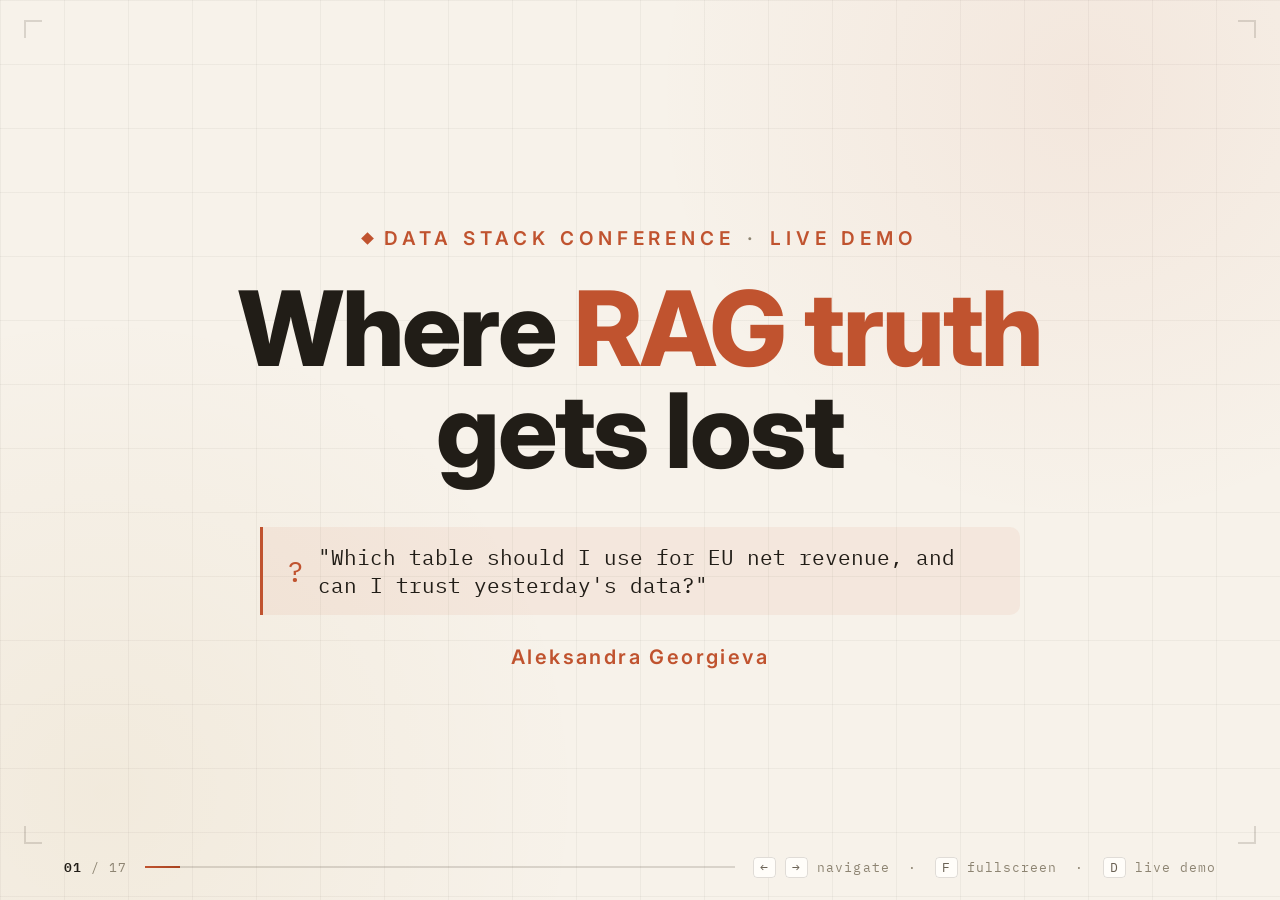
<file: conference-deck/rag-truth-deck.html>
<!doctype html>
<html lang="en">
<head>
<meta charset="utf-8" />
<title>Where RAG Truth Gets Lost</title>
<meta name="viewport" content="width=device-width, initial-scale=1" />
<link rel="preconnect" href="https://fonts.googleapis.com" />
<link rel="preconnect" href="https://fonts.gstatic.com" crossorigin />
<link rel="stylesheet" href="https://fonts.googleapis.com/css2?family=IBM+Plex+Mono:wght@400;500;600&family=Inter:wght@400;500;600;700;800&display=swap" />

<style>
  :root {
    /* warm-editorial light theme */
    --bg: #f7f2ea;          /* warm paper */
    --panel: #fffdf9;       /* card / warm white */
    --panel-2: #efe9dd;     /* inset / tint */
    --line: rgba(61, 52, 40, 0.16);
    --grid: rgba(61, 52, 40, 0.05);
    --accent: #c0532f;      /* terracotta — chrome accent */
    --accent-ink: #a8431f;  /* deeper terracotta for highlights */
    /* retoned semantic hues (deepened for ink-on-paper) */
    --cyan: #0e7d94;        /* retrieve / canonical / right table */
    --magenta: #a52c75;     /* authority / policy */
    --lime: #4f7314;        /* live state / grounded / ready */
    --amber: #9a6a00;       /* rerank / refined / warn */
    --red: #c0392b;         /* deprecated / wrong */
    --violet: #8a5a9e;      /* index / expansion / generate */
    --white: #211d17;       /* primary ink */
    --muted: #6a6153;       /* secondary ink */
    --dim: #8d8472;         /* tertiary ink */
    --mono: "IBM Plex Mono", ui-monospace, Menlo, monospace;
    --sans: "Inter", system-ui, sans-serif;
    --disp: "Inter", var(--sans);
  }

  * { box-sizing: border-box; }

  html, body {
    margin: 0;
    height: 100%;
    overflow: hidden;
    background: var(--bg);
    color: var(--white);
    font-family: var(--sans);
  }

  /* ---- viewport + scaling stage ---------------------------------- */
  #viewport {
    position: fixed;
    inset: 0;
    display: grid;
    place-items: center;
    background:
      linear-gradient(var(--grid) 1px, transparent 1px),
      linear-gradient(90deg, var(--grid) 1px, transparent 1px),
      radial-gradient(circle at 85% 10%, rgba(192, 83, 47, 0.07), transparent 32%),
      radial-gradient(circle at 8% 88%, rgba(154, 106, 0, 0.06), transparent 34%),
      var(--bg);
    background-size: 64px 64px, 64px 64px, auto, auto, auto;
  }

  #deck {
    position: relative;
    width: 1280px;
    height: 720px;
    transform-origin: center center;
  }

  .slide {
    position: absolute;
    inset: 0;
    padding: 52px 64px 56px;
    display: flex;
    flex-direction: column;
    opacity: 0;
    visibility: hidden;
    transform: translateY(14px);
    transition: opacity 0.5s ease, transform 0.5s ease;
    pointer-events: none;
  }
  .slide.active {
    opacity: 1;
    visibility: visible;
    transform: none;
    pointer-events: auto;
  }
  @media (prefers-reduced-motion: reduce) {
    .slide { transition: opacity 0.2s linear; transform: none; }
  }

  /* ---- shared chrome --------------------------------------------- */
  .eyebrow {
    font-family: var(--disp);
    font-weight: 600;
    font-size: 16px;
    letter-spacing: 0.26em;
    text-transform: uppercase;
    color: var(--accent);
    display: flex;
    align-items: center;
    gap: 12px;
    margin: 0 0 14px;
  }
  .eyebrow::before {
    content: "";
    width: 9px; height: 9px;
    background: currentColor;
    transform: rotate(45deg);
  }
  .eyebrow .seg { color: var(--dim); letter-spacing: 0.26em; }

  h2.headline {
    font-family: var(--disp);
    font-weight: 800;
    font-size: 46px;
    line-height: 1.02;
    margin: 0;
    max-width: 1040px;
    text-wrap: balance;
    letter-spacing: -0.01em;
  }
  .headline .hl { color: var(--accent-ink); }
  .headline .hl.lime { color: var(--lime); }
  .headline .hl.mag { color: var(--magenta); }
  .headline .hl.red { color: var(--red); }

  .subhead {
    margin: 14px 0 0;
    font-size: 22px;
    line-height: 1.4;
    color: var(--muted);
    max-width: 940px;
  }

  .body {
    flex: 1;
    min-height: 0;
    margin-top: 26px;
    display: flex;
    flex-direction: column;
  }

  /* progress + footer */
  #hud {
    position: absolute;
    left: 64px; right: 64px; bottom: 22px;
    display: flex;
    align-items: center;
    gap: 18px;
    font-family: var(--mono);
    font-size: 13px;
    color: var(--dim);
    letter-spacing: 0.08em;
    z-index: 20;
  }
  #progress {
    flex: 1;
    height: 2px;
    background: var(--line);
    position: relative;
    overflow: hidden;
  }
  #progress i {
    position: absolute;
    inset: 0 auto 0 0;
    background: linear-gradient(90deg, var(--accent), var(--accent-ink));
    width: 0;
    transition: width 0.5s ease;
  }
  #counter b { color: var(--white); font-weight: 600; }
  #hint { color: var(--dim); }
  #hint kbd {
    font-family: var(--mono);
    background: var(--panel);
    border: 1px solid var(--line);
    border-radius: 4px;
    padding: 1px 6px;
    color: var(--muted);
  }

  .corner {
    position: absolute;
    width: 18px; height: 18px;
    border: 2px solid var(--line);
    z-index: 20;
  }
  .corner.tl { top: 20px; left: 24px; border-right: 0; border-bottom: 0; }
  .corner.tr { top: 20px; right: 24px; border-left: 0; border-bottom: 0; }
  .corner.bl { bottom: 56px; left: 24px; border-right: 0; border-top: 0; }
  .corner.br { bottom: 56px; right: 24px; border-left: 0; border-top: 0; }

  /* ---- reusable atoms -------------------------------------------- */
  .panel {
    background: linear-gradient(180deg, var(--panel), var(--panel-2));
    border: 1px solid var(--line);
    border-radius: 14px;
  }
  .tag {
    font-family: var(--disp);
    font-size: 12px;
    letter-spacing: 0.2em;
    text-transform: uppercase;
    font-weight: 600;
    color: var(--muted);
  }
  .mono { font-family: var(--mono); }
  code, .code {
    font-family: var(--mono);
    background: rgba(192, 83, 47, 0.09);
    border: 1px solid rgba(192, 83, 47, 0.26);
    border-radius: 5px;
    padding: 1px 6px;
    font-size: 0.86em;
    color: var(--accent-ink);
  }
  .cite {
    font-family: var(--mono);
    font-size: 0.82em;
    color: var(--lime);
    background: rgba(79,115,20,0.1);
    border-radius: 4px;
    padding: 0 4px;
  }

  /* ===== Slide 1 — title ========================================= */
  .title-slide { justify-content: center; align-items: center; text-align: center; }
  .title-slide .eyebrow { font-size: 19px; justify-content: center; }
  .big-title {
    font-family: var(--disp);
    font-weight: 800;
    font-size: 104px;
    line-height: 0.98;
    letter-spacing: -0.02em;
    margin: 14px 0 0;
    max-width: 1100px;
  }
  .big-title .glow { color: var(--accent); }
  .title-q {
    margin-top: 46px;
    display: inline-flex;
    align-items: center;
    gap: 14px;
    padding: 16px 24px;
    border-left: 3px solid var(--accent);
    background: rgba(192, 83, 47, 0.07);
    border-radius: 0 10px 10px 0;
    font-family: var(--mono);
    font-size: 21px;
    color: var(--white);
    max-width: 760px;
    text-align: left;
  }
  .title-q .qmark { color: var(--accent); font-size: 28px; }
  .byline {
    margin: 30px 0 0;
    font-family: var(--disp);
    font-weight: 600;
    font-size: 20px;
    letter-spacing: 0.12em;
    color: var(--accent);
  }

  /* ===== thank-you slide ========================================= */
  .thanks-row {
    margin-top: 40px;
    display: flex;
    align-items: center;
    justify-content: center;
    gap: 48px;
    flex-wrap: wrap;
  }
  .qr-card {
    margin: 0;
    display: flex;
    flex-direction: column;
    align-items: center;
    gap: 12px;
    padding: 20px;
    background: var(--panel);
    border: 1px solid var(--line);
    border-radius: 16px;
    box-shadow: 0 10px 30px rgba(61, 52, 40, 0.1);
  }
  .qr-img {
    width: 230px;
    height: auto;
    display: block;
    border-radius: 6px;
  }
  .qr-card figcaption {
    font-family: var(--disp);
    font-weight: 600;
    font-size: 16px;
    letter-spacing: 0.03em;
    color: var(--muted);
  }
  .thanks-note {
    list-style: none;
    margin: 0;
    padding: 0;
    display: flex;
    flex-direction: column;
    gap: 16px;
    max-width: 440px;
    text-align: left;
  }
  .thanks-note li { display: flex; flex-direction: column; gap: 4px; }
  .thanks-note .v { font-size: 17px; line-height: 1.4; color: var(--white); }
  /* ===== generic two-column body ================================= */
  .cols {
    display: grid;
    gap: 28px;
    flex: 1;
    min-height: 0;
  }
  .cols.c12 { grid-template-columns: 1fr 1fr; }
  .cols.c-37 { grid-template-columns: 0.82fr 1.18fr; }
  .cols.c-55 { grid-template-columns: 1fr 1fr; }

  .figwrap {
    display: flex;
    flex-direction: column;
    min-height: 0;
  }
  .figwrap svg { width: 100%; height: auto; }
  figure { margin: 0; display: flex; flex-direction: column; height: 100%; }
  figcaption {
    margin-top: 12px;
    font-size: 15px;
    color: var(--dim);
    font-family: var(--mono);
    letter-spacing: 0.02em;
  }
  .rag-loop figcaption {
    margin-top: 8px;
    font-size: 16px;
    line-height: 1.35;
    color: var(--muted);
    max-width: 540px;
  }

  .note-list { list-style: none; margin: 0; padding: 0; display: flex; flex-direction: column; gap: 14px; }
  .note-list li {
    display: flex;
    gap: 14px;
    font-size: 18.5px;
    line-height: 1.4;
    color: var(--white);
  }
  .note-list li .k {
    flex: none;
    font-family: var(--disp);
    font-weight: 700;
    font-size: 16px;
    letter-spacing: 0.14em;
    text-transform: uppercase;
    color: var(--cyan);
    width: 140px;
    padding-top: 2px;
  }
  .note-list li .k.vi { color: var(--violet); }
  .note-list li .k.mg { color: var(--magenta); }
  .note-list li .k.am { color: var(--amber); }
  .note-list li .k.lm { color: var(--lime); }
  .note-list li .v { color: var(--muted); }
  .note-list li .v b { color: var(--white); font-weight: 600; }

  .callout {
    margin-top: auto;
    padding: 14px 18px;
    border: 1px dashed rgba(176,116,0,0.4);
    background: rgba(176,116,0,0.06);
    border-radius: 10px;
    font-size: 17px;
    color: var(--amber);
    line-height: 1.4;
  }
  .callout b { color: var(--white); }

  /* ===== button-slide specific =================================== */
  .stepper {
    display: grid;
    grid-template-columns: repeat(8, 1fr);
    gap: 8px;
    margin-bottom: 22px;
  }
  .step {
    position: relative;
    border: 1px solid var(--line);
    border-radius: 9px;
    padding: 9px 8px 10px;
    background: var(--panel-2);
    opacity: 0.4;
    transition: opacity 0.3s;
    overflow: hidden;
  }
  .step .n {
    font-family: var(--disp);
    font-weight: 700;
    font-size: 13px;
    color: var(--dim);
  }
  .step .nm {
    font-family: var(--disp);
    font-size: 12px;
    letter-spacing: 0.04em;
    text-transform: uppercase;
    color: var(--muted);
    margin-top: 3px;
    line-height: 1.15;
    display: block;
  }
  .step.done { opacity: 1; }
  .step.done .n { color: var(--accent, var(--cyan)); }
  .step.active {
    opacity: 1;
    border-color: var(--accent, var(--cyan));
    background: color-mix(in srgb, var(--accent, var(--cyan)) 12%, var(--panel));
    box-shadow: 0 0 0 1px var(--accent, var(--cyan)), 0 6px 16px -8px rgba(40, 30, 20, 0.3);
  }
  .step.active .n, .step.active .nm { color: var(--accent, var(--cyan)); }
  .step.active::after {
    content: "";
    position: absolute;
    left: 0; right: 0; bottom: 0;
    height: 3px;
    background: var(--accent, var(--cyan));
  }

  .bslide-body { display: grid; grid-template-columns: 1fr 1fr; gap: 26px; flex: 1; min-height: 0; }

  .whatsnew { display: flex; flex-direction: column; gap: 16px; min-height: 0; }
  .added-card {
    border: 1px solid var(--accent, var(--cyan));
    border-radius: 12px;
    padding: 16px 18px;
    background: color-mix(in srgb, var(--accent, var(--cyan)) 8%, var(--panel));
  }
  .added-card .tag { color: var(--accent, var(--cyan)); }
  .added-card .added-text {
    margin: 8px 0 0;
    font-size: 18px;
    line-height: 1.4;
    color: var(--white);
  }
  .added-card .added-text b { color: var(--accent, var(--cyan)); }

  .mech {
    flex: 1;
    min-height: 0;
    display: flex;
    align-items: center;
    justify-content: center;
  }
  .mech svg { width: 100%; height: auto; max-height: 276px; }

  /* answer card (right column) */
  .answer-card {
    display: flex;
    flex-direction: column;
    gap: 0;
    overflow: hidden;
  }
  .answer-card .ac-head {
    display: flex;
    align-items: center;
    justify-content: space-between;
    padding: 14px 18px;
    border-bottom: 1px solid var(--line);
  }
  .ac-head .who { font-family: var(--disp); font-size: 13px; letter-spacing: 0.2em; color: var(--muted); text-transform: uppercase; }
  .verdict {
    font-family: var(--disp);
    font-weight: 700;
    font-size: 14px;
    letter-spacing: 0.08em;
    text-transform: uppercase;
    padding: 5px 12px;
    border-radius: 20px;
    border: 1px solid currentColor;
  }
  .verdict.bad { color: var(--red); background: rgba(192,57,43,0.12); }
  .verdict.warn { color: var(--amber); background: rgba(176,116,0,0.12); }
  .verdict.ok { color: var(--cyan); background: rgba(14,125,148,0.12); }
  .verdict.good { color: var(--lime); background: rgba(79,115,20,0.12); }
  .verdict.mag { color: var(--magenta); background: rgba(165,44,117,0.12); }

  .ac-answer {
    margin: 0;
    padding: 16px 18px;
    font-size: 16px;
    line-height: 1.45;
    color: var(--white);
    flex: 1;
    min-height: 0;
    overflow: auto;
  }
  .ac-answer .tbl { font-family: var(--mono); color: var(--cyan); font-weight: 600; }
  .ac-answer .tbl.dep { color: var(--red); text-decoration: line-through; text-decoration-color: rgba(192,57,43,.6); }
  .ac-answer .hot { color: var(--amber); font-weight: 600; }

  .metrics {
    display: grid;
    grid-template-columns: 1.3fr 1fr;
    border-top: 1px solid var(--line);
  }
  .metric { padding: 13px 18px; }
  .metric + .metric { border-left: 1px solid var(--line); }
  .metric .tag { font-size: 11px; }
  .conf-row { display: flex; align-items: center; gap: 10px; margin-top: 8px; }
  .conf-track { flex: 1; height: 7px; border-radius: 4px; background: rgba(40, 30, 20, 0.1); overflow: hidden; }
  .conf-track i { display: block; height: 100%; border-radius: 4px; background: linear-gradient(90deg, var(--cyan), var(--lime)); transition: width .5s; }
  .conf-num { font-family: var(--disp); font-weight: 700; font-size: 22px; min-width: 60px; }
  .rank-val { font-family: var(--disp); font-weight: 700; font-size: 24px; margin-top: 6px; }
  .rank-val small { font-size: 14px; color: var(--muted); font-weight: 500; letter-spacing: .05em; }
  .delta { font-size: 13.5px; color: var(--muted); font-family: var(--mono); margin-top: 4px; }
  .delta .up { color: var(--lime); }
  .delta .flat { color: var(--dim); }

  /* corpus grid (slide 5) */
  .corpus { display: grid; grid-template-columns: repeat(4, 1fr); gap: 11px; }
  .doc {
    border: 1px solid var(--line);
    border-radius: 8px;
    padding: 8px 9px;
    background: var(--panel-2);
  }
  .doc .did { font-family: var(--mono); font-size: 12px; color: var(--muted); }
  .doc .dt { font-size: 13.5px; margin-top: 2px; line-height: 1.2; color: var(--white); }
  .doc .ds { font-family: var(--disp); font-size: 10px; letter-spacing: .12em; text-transform: uppercase; margin-top: 5px; }
  .doc.dep { border-color: rgba(192,57,43,.5); background: rgba(192,57,43,.07); }
  .doc.dep .ds { color: var(--red); }
  .doc.key { border-color: rgba(14,125,148,.5); background: rgba(14,125,148,.07); }
  .doc.key .ds { color: var(--cyan); }
  .doc.pol { border-color: rgba(79,115,20,.4); }
  .doc.pol .ds { color: var(--lime); }
  .doc .ds.act { color: var(--dim); }
  /* de-emphasize the non-key docs so the eye lands on contracts vs. traps */
  .doc.pol, .doc.act { opacity: .4; filter: saturate(.55); padding: 5px 7px; }
  .doc.pol .dt, .doc.act .dt { font-size: 11.5px; }
  .doc.pol .did, .doc.act .did { font-size: 10.5px; }
  .doc.pol .ds, .doc.act .ds { font-size: 9px; margin-top: 3px; }
  /* a needed-later doc: brought partway forward */
  .doc.fwd { opacity: .82; filter: saturate(.85); padding: 7px 8px; }
  .doc.fwd .dt { font-size: 12.5px; }
  .doc.fwd .did { font-size: 11px; }
  .doc.fwd .ds { font-size: 9.5px; }

  .legend { display: flex; gap: 18px; margin-top: 14px; font-size: 14px; color: var(--muted); font-family: var(--mono); }
  .legend span { display: inline-flex; align-items: center; gap: 7px; }
  .legend i { width: 11px; height: 11px; border-radius: 3px; border: 1px solid; }
  .legend i.dep { border-color: var(--red); background: rgba(192,57,43,.2); }
  .legend i.key { border-color: var(--cyan); background: rgba(14,125,148,.2); }
  .legend i.pol { border-color: var(--lime); background: rgba(79,115,20,.2); }

  .pillrow { display: flex; flex-wrap: wrap; gap: 10px; margin-top: 4px; }
  .pill {
    font-family: var(--disp);
    font-size: 14px;
    letter-spacing: 0.06em;
    text-transform: uppercase;
    font-weight: 600;
    padding: 7px 14px;
    border-radius: 22px;
    border: 1px solid var(--line);
    color: var(--muted);
  }
  .pill.on { color: #fff; background: var(--accent); border-color: var(--accent); }

  /* takeaway pillars */
  .pillars { display: grid; grid-template-columns: repeat(4, 1fr); gap: 14px; margin-top: 20px; }
  .pillar { border-radius: 12px; border: 1px solid var(--line); padding: 16px; background: var(--panel-2); }
  .pillar .pn { font-family: var(--disp); font-weight: 700; font-size: 17px; letter-spacing: .04em; }
  .pillar .pd { font-size: 15px; color: var(--muted); margin-top: 6px; line-height: 1.35; }

  svg text { font-family: var(--sans); font-weight: 500; }
  .svg-label { font-family: var(--disp); font-weight: 700; }

  /* live-demo overlay */
  #demoOverlay {
    position: fixed; inset: 0; z-index: 200;
    display: flex; flex-direction: column;
    background: var(--bg);
    transform: translateY(100%);
    transition: transform .42s cubic-bezier(.22, .61, .36, 1);
    pointer-events: none;
  }
  #demoOverlay.open { transform: translateY(0); pointer-events: auto; }
  #demoBar {
    flex: 0 0 auto; display: flex; align-items: center; gap: 18px;
    padding: 10px 20px; border-bottom: 1px solid var(--line);
    background: var(--panel); font-family: var(--mono); font-size: 13px;
  }
  #demoBar .db-title {
    font-family: var(--disp); font-weight: 700; letter-spacing: .09em;
    color: var(--lime); display: flex; align-items: center; gap: 9px;
  }
  #demoBar .db-title::before {
    content: ""; width: 9px; height: 9px; border-radius: 50%;
    background: var(--lime);
  }
  #demoBar .db-hint { color: var(--muted); }
  #demoBar .db-url { color: var(--cyan); font-size: 12px; opacity: .8; }
  #demoBar #demoReload, #demoBar #demoClose {
    background: transparent; border: 1px solid var(--line);
    color: var(--muted); border-radius: 8px; padding: 5px 12px; cursor: pointer;
    font-family: var(--mono); font-size: 13px; line-height: 1;
  }
  #demoBar #demoReload { margin-left: auto; }
  #demoBar #demoReload:hover, #demoBar #demoClose:hover { color: var(--white); border-color: var(--muted); }
  #demoFrame { flex: 1 1 auto; width: 100%; border: 0; background: var(--bg); }
  #demoFallback {
    position: absolute; inset: 44px 0 0 0; display: none;
    align-items: center; justify-content: center; text-align: center;
    padding: 40px; color: var(--muted); font-family: var(--mono); font-size: 15px; line-height: 1.6;
  }
  #demoFallback code { color: var(--cyan); font-size: 14px; }
  @media (prefers-reduced-motion: reduce) { #demoOverlay { transition: none; } }
</style>

<div id="viewport">
  <div id="deck"></div>
</div>

<div id="hud">
  <span id="counter"><b>01</b> / 14</span>
  <div id="progress"><i></i></div>
  <span id="hint"><kbd>←</kbd> <kbd>→</kbd> navigate &nbsp;·&nbsp; <kbd>F</kbd> fullscreen &nbsp;·&nbsp; <kbd>D</kbd> live demo</span>
</div>
<div class="corner tl"></div><div class="corner tr"></div>
<div class="corner bl"></div><div class="corner br"></div>

<div id="demoOverlay" aria-hidden="true">
  <div id="demoBar">
    <span class="db-title">LIVE DEMO</span>
    <span class="db-url" id="demoUrl"></span>
    <span class="db-hint"><kbd>D</kbd> / <kbd>Esc</kbd> back to slides</span>
    <button id="demoReload" aria-label="Reload demo">⟳ reload</button>
    <button id="demoClose" aria-label="Close live demo">✕</button>
  </div>
  <iframe id="demoFrame" title="RAG truth live demo"></iframe>
  <div id="demoFallback">
    Demo server not reachable.<br />
    Start it first: <code>python3 scripts/ui_server.py</code><br />
    then press <kbd>D</kbd> again.
  </div>
</div>

<script>
/* ======================================================================
   DATA — the real demo output, captured by running scripts/demo.py
   ====================================================================== */
const CONF  = [32, 60, 66, 67, 82, 94, 99];
const RANK  = ["#4", "#2", "#1", "#1", "#1", "#1", "#1"];
const CORR  = [0, 60, 60, 60, 80, 100, 100];

const BUTTONS = [
  {
    n: 1, key: "naive", name: "Naive search", accent: "var(--red)",
    sub: "Raw BM25 over all 16 documents. Whatever ranks #1 becomes the answer — no filter, no policy, no check.",
    addedTag: "Baseline — nothing added",
    added: "Plain keyword relevance (BM25) across <b>every</b> document, stale or not. The system trusts rank&nbsp;#1 blindly.",
    verdict: "Confidently wrong", vclass: "bad",
    answer: 'Use <span class="tbl dep">finance.daily_revenue</span> [01_legacy] — it is the top source retrieved. The canonical contract [02_contract] is outranked, down at position&nbsp;4. <span class="hot">Yesterday\'s data is ready to use.</span>',
    mech: mechNaive(),
    cap: "A deprecated 2024 guide and an old Slack message outrank the live contract.",
  },
  {
    n: 2, key: "index_filter", name: "Index + filter", accent: "var(--cyan)",
    sub: "Index the title, metadata and body as one searchable chunk, then restrict retrieval to the user's real scope: EU · prod · active · internal. Deprecated sources are excluded before ranking.",
    addedTag: "+ Index + metadata filter",
    added: "Index every doc as <b>title + metadata + text</b> for a richer match surface, then keep only <b>EU / prod / active / internal</b> docs. The deprecated guide and old Slack shortcut are <b>filtered out entirely</b>.",
    verdict: "Right table", vclass: "ok",
    answer: 'Use <span class="tbl">finance.fct_net_revenue_v2</span> [02_contract] — the canonical contract climbed to position&nbsp;2, above the stale guides. Values are local currency: convert before cross-currency EU totals [04_metric]. Nothing retrieved confirms yesterday\'s freshness.',
    mech: mechIndexFilter(),
    cap: "A richer index plus scoping removes the two deprecated sources — the answer flips to the right table.",
  },
  {
    n: 3, key: "rewrite", name: "Query expansion", accent: "var(--violet)",
    sub: "Add domain vocabulary the user didn't type — contract, VAT, refunds, FX, completeness — and fuse the result sets.",
    addedTag: "+ Query expansion",
    added: "Expand the query with <b>domain terms</b> (contract, VAT, refunds, currency, completeness) and fuse rankings with reciprocal rank fusion.",
    verdict: "Right table · #1", vclass: "ok",
    answer: 'Use <span class="tbl">finance.fct_net_revenue_v2</span> [02_contract] — the canonical contract is now the <span class="hot">top source</span>. Values are local currency: convert before cross-currency EU totals [04_metric]. Nothing retrieved confirms yesterday\'s freshness.',
    mech: mechExpansion(),
    cap: "Domain expansion pulls the contract and metric definition to the top.",
  },
  {
    n: 4, key: "rerank", name: "Reranking", accent: "var(--amber)",
    sub: "Re-score the top candidates by evidence quality — a cross-encoder (neural) or a deterministic reranker (offline).",
    addedTag: "+ Reranking",
    added: "Re-score the shortlist by <b>evidence quality</b>: active contracts up, deprecated down, policies that answer the question up.",
    verdict: "Refined", vclass: "warn",
    answer: 'Use <span class="tbl">finance.fct_net_revenue_v2</span> [02_contract] — the canonical contract holds the <span class="hot">top source</span>. Values are local currency: convert before cross-currency EU totals [04_metric]. Nothing retrieved confirms yesterday\'s freshness.',
    mech: mechRerank(),
    cap: "Reranking cleans the shortlist; the contract stays first, weak evidence sinks.",
  },
  {
    n: 5, key: "authority", name: "Authority policy", accent: "var(--magenta)",
    sub: "When sources conflict, authority decides: contract ▸ migration ▸ policy ▸ incident ▸ catalog ▸ Slack ▸ snapshot.",
    addedTag: "+ Authority policy",
    added: "Apply a <b>source-authority order</b> after relevance. Governance docs — the <b>freshness policy</b> — now surface in the evidence.",
    verdict: "Grounded", vclass: "mag",
    answer: 'Use <span class="tbl">finance.fct_net_revenue_v2</span> [02_contract] — canonical contract, top source. Values are local currency: convert before EU totals [04_metric]. <span class="hot">Freshness policy [09_freshness] says yesterday is trustworthy only after a live partition check — that check has not run yet.</span>',
    mech: mechAuthority(),
    cap: "Authority lifts governance: the freshness policy appears and flags the open question.",
  },
  {
    n: 6, key: "live", name: "Add live check", accent: "var(--lime)",
    sub: "Same retrieval. Now run a parameterized SQL query against operational state for the requested business date.",
    addedTag: "+ Live partition check",
    added: "A fixed, parameterized SQL read of <b>partition readiness</b> at query time. Docs explain meaning; <b>live state</b> decides applicability.",
    verdict: "Not ready", vclass: "warn",
    answer: 'Use <span class="tbl">finance.fct_net_revenue_v2</span> [02_contract] — canonical, top source. <span class="hot">Live check for 2026-10-12: NOT ready</span> {DE: incomplete, FR: complete, PL: complete}. Do not trust yesterday\'s data yet. This is partition readiness, not proof every FX / quality check passed.',
    mech: mechLive(),
    cap: "Correct table, but a live check blocks it: Germany's partition is incomplete.",
  },
  {
    n: 7, key: "complete", name: "Data lands", accent: "var(--lime)",
    sub: "Nothing in the pipeline changes. Only the operational state flips: Germany's partition lands as complete.",
    addedTag: "No pipeline change — state flips",
    added: "We did <b>not</b> touch retrieval or any document. We flipped <b>operational state</b> (DE → complete). The answer changes because the world changed.",
    verdict: "Ready · caveats", vclass: "good",
    answer: 'Use <span class="tbl">finance.fct_net_revenue_v2</span> [02_contract] — canonical, top source. <span class="hot">Live check for 2026-10-12: all expected demo partitions complete</span> {DE: complete, FR: complete, PL: complete}. Still verify FX and other data-quality gates before publishing.',
    mech: mechComplete(),
    cap: "No document changed — the readiness decision flips purely on live state.",
  },
];

/* ======================================================================
   MECHANISM DIAGRAMS (inline SVG)
   ====================================================================== */
function arrowDefs(id, color) {
  return `<defs><marker id="${id}" markerWidth="9" markerHeight="9" refX="7" refY="4" orient="auto">
    <polygon points="0,0 8,4 0,8" fill="${color}"/></marker></defs>`;
}

function mechNaive() {
  return `<svg viewBox="0 0 560 300" role="img" aria-label="Raw BM25 ranks a deprecated guide first">
    ${arrowDefs('aN', '#c0392b')}
    <text x="20" y="28" class="svg-label" font-size="15" fill="#6a6153" letter-spacing="2">16 DOCS · UNFILTERED</text>
    <g>
      ${[0,1,2,3,4,5,6,7].map((i)=>{const x=20+(i%4)*58,y=44+Math.floor(i/4)*34;const dep=i===0||i===3;return `<rect x="${x}" y="${y}" width="50" height="26" rx="4" fill="${dep?'rgba(192,57,43,.15)':'#ffffff'}" stroke="${dep?'#c0392b':'#d7cfc0'}"/>`;}).join('')}
      <text x="250" y="80" font-size="14" fill="#8d8472">…</text>
    </g>
    <line x1="20" y1="150" x2="540" y2="150" stroke="#d7cfc0" stroke-dasharray="3 4"/>
    <text x="20" y="172" class="svg-label" font-size="15" fill="#c0392b" letter-spacing="2">BM25 RANKING →</text>
    ${[
      ['#1  01_legacy','deprecated guide','#c0392b',188],
      ['#2  07_slack_old','deprecated Slack','#c0392b',222],
      ['#4  02_contract','the real contract','#8d8472',256],
    ].map(([a,b,c,y])=>`
      <rect x="20" y="${y}" width="300" height="26" rx="5" fill="${c==='#c0392b'?'rgba(192,57,43,.12)':'#ffffff'}" stroke="${c}"/>
      <text x="32" y="${+y+17}" font-size="15" fill="${c==='#8d8472'?'#211d17':c}" font-weight="600">${a}</text>
      <text x="172" y="${+y+17}" font-size="14" fill="#6a6153">${b}</text>
    `).join('')}
    <path d="M335 201 L430 201" stroke="#c0392b" stroke-width="2" marker-end="url(#aN)"/>
    <rect x="434" y="184" width="106" height="36" rx="7" fill="rgba(192,57,43,.12)" stroke="#c0392b"/>
    <text x="487" y="200" font-size="13" fill="#c0392b" text-anchor="middle" class="svg-label">ANSWER =</text>
    <text x="487" y="214" font-size="13" fill="#211d17" text-anchor="middle">rank #1</text>
  </svg>`;
}

function mechNaiveRankingOnly() {
  return `<svg viewBox="0 0 560 300" role="img" aria-label="Raw BM25 ranking of deprecated guides">
    <text x="20" y="44" class="svg-label" font-size="15" fill="#c0392b" letter-spacing="2">BM25 RANKING →</text>
    ${[
      ['#1  01_legacy','deprecated guide','#c0392b',72],
      ['#2  07_slack_old','deprecated Slack','#c0392b',120],
      ['#4  02_contract','the real contract','#8d8472',168],
    ].map(([a,b,c,y])=>`
      <rect x="20" y="${y}" width="300" height="26" rx="5" fill="${c==='#c0392b'?'rgba(192,57,43,.12)':'#ffffff'}" stroke="${c}"/>
      <text x="32" y="${+y+17}" font-size="15" fill="${c==='#8d8472'?'#211d17':c}" font-weight="600">${a}</text>
      <text x="172" y="${+y+17}" font-size="14" fill="#6a6153">${b}</text>
    `).join('')}
  </svg>`;
}

function mechIndexFilter() {
  return `<svg viewBox="0 0 560 300" role="img" aria-label="Documents are indexed as title, metadata and text, then a scope filter keeps the canonical contract and drops the deprecated sources">
    ${arrowDefs('aIFv', '#8a5a9e')}${arrowDefs('aIFc', '#0e7d94')}${arrowDefs('aIFr', '#c0392b')}
    <text x="24" y="30" class="svg-label" font-size="13" fill="#8a5a9e" letter-spacing="1.5">① INDEX</text>
    <text x="268" y="30" class="svg-label" font-size="13" fill="#0e7d94" letter-spacing="1.5">② FILTER · scope</text>

    <!-- enriched chunk: title + metadata + text -->
    <rect x="24" y="56" width="190" height="200" rx="10" fill="rgba(138,90,158,.07)" stroke="#8a5a9e"/>
    <text x="40" y="83" class="svg-label" font-size="12" fill="#8a5a9e" letter-spacing="1.5">ENRICHED CHUNK</text>
    ${[
      ['TITLE','EU net revenue'],
      ['META','EU · prod · active'],
      ['TEXT','fct_net_revenue_v2'],
    ].map(([k,v],i)=>`
      <rect x="40" y="${96+i*50}" width="158" height="42" rx="6" fill="#ffffff" stroke="#d8cdeb"/>
      <text x="52" y="${114+i*50}" font-size="11" fill="#8a5a9e" class="svg-label" letter-spacing="1">${k}</text>
      <text x="52" y="${131+i*50}" font-size="13" fill="#3a342c">${v}</text>
    `).join('')}

    <!-- index -> scope gate -->
    <path d="M218 156 L256 156" stroke="#0e7d94" stroke-width="2" marker-end="url(#aIFc)"/>

    <!-- scope gate -->
    <rect x="260" y="118" width="108" height="78" rx="10" fill="rgba(14,125,148,.08)" stroke="#0e7d94"/>
    <text x="314" y="146" font-size="13" fill="#0e7d94" text-anchor="middle" class="svg-label">EU · PROD</text>
    <text x="314" y="166" font-size="13" fill="#0e7d94" text-anchor="middle" class="svg-label">ACTIVE · INT</text>
    <text x="314" y="185" font-size="11" fill="#8d8472" text-anchor="middle">scope filter</text>

    <!-- kept -->
    <path d="M368 140 C 392 124, 396 110, 412 102" stroke="#0e7d94" stroke-width="2" fill="none" marker-end="url(#aIFc)"/>
    <rect x="414" y="78" width="128" height="48" rx="8" fill="rgba(14,125,148,.12)" stroke="#0e7d94"/>
    <text x="478" y="100" font-size="13" fill="#211d17" text-anchor="middle" font-weight="600">02_contract</text>
    <text x="478" y="117" font-size="12" fill="#0e7d94" text-anchor="middle">kept · surfaced ↑</text>

    <!-- dropped -->
    <path d="M368 170 L410 166" stroke="#c0392b" stroke-width="1.6" fill="none" stroke-dasharray="3 3" marker-end="url(#aIFr)"/>
    <path d="M368 180 L410 214" stroke="#c0392b" stroke-width="1.6" fill="none" stroke-dasharray="3 3" marker-end="url(#aIFr)"/>
    <rect x="414" y="150" width="128" height="38" rx="8" fill="rgba(192,57,43,.1)" stroke="#c0392b"/>
    <text x="478" y="174" font-size="13" fill="#c0392b" text-anchor="middle" font-weight="600">01_legacy ✕</text>
    <rect x="414" y="198" width="128" height="38" rx="8" fill="rgba(192,57,43,.1)" stroke="#c0392b"/>
    <text x="478" y="222" font-size="13" fill="#c0392b" text-anchor="middle" font-weight="600">07_slack_old ✕</text>
  </svg>`;
}

function mechExpansion() {
  return `<svg viewBox="0 0 560 300" role="img" aria-label="Query expanded with domain terms then fused">
    ${arrowDefs('aE', '#8a5a9e')}
    <rect x="20" y="36" width="200" height="34" rx="7" fill="#ffffff" stroke="#d7cfc0"/>
    <text x="32" y="57" font-size="14" fill="#3a342c">"EU net revenue table?"</text>
    <path d="M224 53 L270 53" stroke="#8a5a9e" stroke-width="2" marker-end="url(#aE)"/>
    <text x="300" y="30" class="svg-label" font-size="13" fill="#8a5a9e" letter-spacing="2">+ DOMAIN TERMS</text>
    ${['contract','VAT','refunds','currency/FX','completeness'].map((t,i)=>`
      <rect x="${278+(i%3)*92}" y="${40+Math.floor(i/3)*34}" width="86" height="26" rx="13" fill="rgba(138,90,158,.12)" stroke="#8a5a9e"/>
      <text x="${321+(i%3)*92}" y="${57+Math.floor(i/3)*34}" font-size="13" fill="#8a5a9e" text-anchor="middle">${t}</text>
    `).join('')}
    ${[0,1,2].map(i=>`
      <rect x="40" y="${150+i*34}" width="150" height="26" rx="5" fill="#ffffff" stroke="#d8cdeb"/>
      <text x="52" y="${167+i*34}" font-size="13" fill="#6a6153">query variant ${i+1}</text>
      <path d="M194 ${163+i*34} L250 ${215}" stroke="#d8cdeb" stroke-width="1.5"/>
    `).join('')}
    <rect x="252" y="196" width="130" height="40" rx="8" fill="rgba(138,90,158,.1)" stroke="#8a5a9e"/>
    <text x="317" y="214" font-size="14" fill="#8a5a9e" text-anchor="middle" class="svg-label">RRF FUSE</text>
    <text x="317" y="229" font-size="13" fill="#6a6153" text-anchor="middle">reciprocal rank</text>
    <path d="M386 216 L446 216" stroke="#8a5a9e" stroke-width="2" marker-end="url(#aE)"/>
    <rect x="450" y="199" width="100" height="34" rx="7" fill="#ffffff" stroke="#0e7d94"/>
    <text x="500" y="220" font-size="13" fill="#0e7d94" text-anchor="middle">02_contract #1</text>
  </svg>`;
}

function mechRerank() {
  return `<svg viewBox="0 0 560 300" role="img" aria-label="Reranking lifts high quality evidence">
    ${arrowDefs('aR', '#9a6a00')}
    <text x="70" y="34" class="svg-label" font-size="14" fill="#6a6153" letter-spacing="2">SHORTLIST</text>
    <text x="420" y="34" class="svg-label" font-size="14" fill="#9a6a00" letter-spacing="2">RERANKED</text>
    ${[
      ['02_contract','#0e7d94',0,0],
      ['11_lineage','#8d8472',1,2],
      ['14_owner','#8d8472',2,3],
      ['04_metric','#0e7d94',3,1],
    ].map(([id,c,from,to])=>`
      <rect x="40" y="${50+from*52}" width="150" height="36" rx="6" fill="#ffffff" stroke="${c}"/>
      <text x="52" y="${72+from*52}" font-size="14" fill="${c==='#8d8472'?'#6a6153':c}" font-weight="600">${id}</text>
      <rect x="390" y="${50+to*52}" width="150" height="36" rx="6" fill="${c==='#0e7d94'?'rgba(14,125,148,.1)':'#ffffff'}" stroke="${c}"/>
      <text x="402" y="${72+to*52}" font-size="14" fill="${c==='#8d8472'?'#6a6153':c}" font-weight="600">${id}</text>
      <path d="M194 ${68+from*52} L386 ${68+to*52}" stroke="${c==='#8d8472'?'#d7cfc0':'#9a6a00'}" stroke-width="${c==='#8d8472'?1.2:2}" ${c==='#8d8472'?'stroke-dasharray="3 4"':'marker-end="url(#aR)"'}/>
    `).join('')}
  </svg>`;
}

function mechAuthority() {
  const tiers = [['contract','#0e7d94'],['migration','#8a5a9e'],['policy','#4f7314'],['incident','#9a6a00'],['catalog','#6a6153'],['Slack','#a52c75'],['snapshot','#8d8472']];
  return `<svg viewBox="0 0 560 300" role="img" aria-label="Authority order from contract down to snapshot">
    ${tiers.map(([t,c],i)=>`
      <rect x="${20+i*2}" y="${44+i*32}" width="${300-i*2}" height="26" rx="5" fill="${i===0?'rgba(14,125,148,.12)':i===2?'rgba(79,115,20,.1)':'#ffffff'}" stroke="${c}"/>
      <text x="34" y="${61+i*32}" font-size="14" fill="${c}" font-weight="600">${i===0?'▸ ':''}${t}</text>
      <text x="${300-i*2}" y="${61+i*32}" font-size="13" fill="#8d8472" text-anchor="end" dx="-10">tier ${i}</text>
    `).join('')}
    <rect x="360" y="96" width="190" height="120" rx="10" fill="rgba(79,115,20,.07)" stroke="#4f7314"/>
    <text x="376" y="122" class="svg-label" font-size="13" fill="#4f7314" letter-spacing="2">NOW SURFACED</text>
    <text x="376" y="150" font-size="15" fill="#211d17" font-weight="600">09_freshness</text>
    <text x="376" y="170" font-size="13" fill="#6a6153">"trust yesterday only</text>
    <text x="376" y="186" font-size="13" fill="#6a6153">after a live check"</text>
    <text x="376" y="206" font-size="13" fill="#4f7314">→ opens the real question</text>
  </svg>`;
}

function mechLive() {
  const bx = 268, bw = 152, bh = 48;
  const parts = [
    ['DE','incomplete','#c0392b', 54],
    ['FR','complete',  '#4f7314', 126],
    ['PL','complete',  '#4f7314', 198],
  ];
  // SQL reads each partition — neutral fan to every box
  const sqlFan = parts.map(([,,,y])=>
    `<path d="M224 150 L${bx-6} ${y+bh/2}" stroke="#b7ad99" stroke-width="1.6" fill="none" marker-end="url(#aLn)"/>`
  ).join('');
  const boxes = parts.map(([c,s,col,y])=>`
    <rect x="${bx}" y="${y}" width="${bw}" height="${bh}" rx="7" fill="${col==='#c0392b'?'rgba(192,57,43,.12)':'rgba(79,115,20,.1)'}" stroke="${col}"/>
    <text x="${bx+16}" y="${y+30}" font-size="16" fill="${col}" font-weight="700">${c}</text>
    <text x="${bx+52}" y="${y+30}" font-size="14" fill="#3a342c">${s}</text>`).join('');
  // Each partition result feeds the gate — all arrowheaded; DE (incomplete) is the red blocker
  const gateEndY = { DE: 136, FR: 150, PL: 164 };
  const toGate = parts.map(([c,,col,y])=>
    `<path d="M${bx+bw+4} ${y+bh/2} L458 ${gateEndY[c]}" stroke="${col}" stroke-width="2" fill="none" marker-end="url(#${col==='#c0392b'?'aLr':'aLg'})"/>`
  ).join('');
  return `<svg viewBox="0 0 560 300" role="img" aria-label="Live SQL check reads partition readiness per country; Germany is incomplete so the gate returns not ready">
    ${arrowDefs('aLr', '#c0392b')}${arrowDefs('aLg', '#4f7314')}${arrowDefs('aLn', '#b7ad99')}
    <rect x="20" y="108" width="200" height="84" rx="9" fill="#efe9dd" stroke="#4f7314"/>
    <text x="36" y="132" class="svg-label" font-size="13" fill="#4f7314" letter-spacing="2">PARAMETERIZED SQL</text>
    <text x="36" y="156" font-size="13" fill="#3a342c">asset = fct_net_revenue_v2</text>
    <text x="36" y="176" font-size="13" fill="#3a342c">business_date = 2026-10-12</text>
    ${sqlFan}
    ${boxes}
    ${toGate}
    <rect x="464" y="118" width="82" height="64" rx="9" fill="rgba(192,57,43,.12)" stroke="#c0392b"/>
    <text x="505" y="146" font-size="13" fill="#c0392b" text-anchor="middle" class="svg-label">GATE</text>
    <text x="505" y="165" font-size="13" fill="#c0392b" text-anchor="middle">NOT READY</text>
  </svg>`;
}

function mechComplete() {
  return `<svg viewBox="0 0 560 300" role="img" aria-label="Operational state flips Germany to complete">
    ${arrowDefs('aC', '#8a5a9e')}
    <text x="20" y="40" class="svg-label" font-size="14" fill="#6a6153" letter-spacing="2">BEFORE</text>
    ${[['DE','incomplete','#c0392b'],['FR','complete','#4f7314'],['PL','complete','#4f7314']].map(([c,s,col],i)=>`
      <rect x="20" y="${54+i*42}" width="150" height="34" rx="6" fill="${col==='#c0392b'?'rgba(192,57,43,.1)':'#ffffff'}" stroke="${col}"/>
      <text x="34" y="${75+i*42}" font-size="15" fill="${col}" font-weight="700">${c}</text><text x="72" y="${75+i*42}" font-size="13" fill="#6a6153">${s}</text>
    `).join('')}
    <rect x="210" y="110" width="140" height="56" rx="9" fill="rgba(138,90,158,.1)" stroke="#8a5a9e"/>
    <text x="280" y="134" font-size="13" fill="#8a5a9e" text-anchor="middle" class="svg-label">STATE MUTATION</text>
    <text x="280" y="152" font-size="13" fill="#3a342c" text-anchor="middle">--set-de complete</text>
    <path d="M174 128 L206 134" stroke="#8a5a9e" stroke-width="1.6"/>
    <path d="M352 138 L388 138" stroke="#8a5a9e" stroke-width="2" marker-end="url(#aC)"/>
    <text x="398" y="40" class="svg-label" font-size="14" fill="#4f7314" letter-spacing="2">AFTER</text>
    ${[['DE','complete'],['FR','complete'],['PL','complete']].map(([c,s],i)=>`
      <rect x="398" y="${54+i*42}" width="150" height="34" rx="6" fill="rgba(79,115,20,.1)" stroke="#4f7314"/>
      <text x="412" y="${75+i*42}" font-size="15" fill="#4f7314" font-weight="700">${c}</text><text x="450" y="${75+i*42}" font-size="13" fill="#3a342c">${s}${c==='DE'?' ✓':''}</text>
    `).join('')}
  </svg>`;
}

/* ======================================================================
   CONCEPT SLIDES
   ====================================================================== */
function slideTitle() {
  return `<section class="slide title-slide">
    <p class="eyebrow">Data Stack Conference <span class="seg">·</span> live demo</p>
    <h1 class="big-title">Where <span class="glow">RAG&nbsp;truth</span><br>gets lost</h1>
    <div class="title-q"><span class="qmark">?</span><span>"Which table should I use for EU net revenue, and can I trust yesterday's data?"</span></div>
    <p class="byline">Aleksandra Georgieva</p>
  </section>`;
}

function slideWhatIsRag() {
  return `<section class="slide">
    <p class="eyebrow">Foundation <span class="seg">·</span> 01 of 04</p>
    <h2 class="headline">RAG = give the model <span class="hl">your evidence</span> before it answers</h2>
    <p class="subhead">A plain LLM answers from frozen training memory — fluent, but ungrounded. RAG retrieves relevant documents at query time and makes the model answer <em>from them</em>, with citations.</p>
    <div class="cols c12 body">
      <figure class="figwrap rag-loop">
        <svg viewBox="0 0 560 300" role="img" aria-label="Retrieve augment generate loop grounded in a knowledge base">
          <defs><marker id="aG" markerWidth="9" markerHeight="9" refX="7" refY="4" orient="auto"><polygon points="0,0 8,4 0,8" fill="#0e7d94"/></marker></defs>
          <rect x="18" y="128" width="120" height="46" rx="9" fill="#ffffff" stroke="#6a6153"/>
          <text x="78" y="156" font-size="17" fill="#211d17" text-anchor="middle" font-weight="700">Question</text>
          <rect x="190" y="40" width="150" height="64" rx="10" fill="#ffffff" stroke="#0e7d94"/>
          <text x="265" y="68" font-size="17" fill="#0e7d94" text-anchor="middle" class="svg-label">RETRIEVE</text>
          <text x="265" y="89" font-size="14" fill="#6a6153" text-anchor="middle">top-k chunks</text>
          <rect x="175" y="200" width="180" height="60" rx="10" fill="#ffffff" stroke="#d7cfc0"/>
          <text x="265" y="227" font-size="16" fill="#3a342c" text-anchor="middle" class="svg-label">KNOWLEDGE BASE</text>
          <text x="265" y="247" font-size="14" fill="#6a6153" text-anchor="middle">indexed documents</text>
          <rect x="392" y="128" width="150" height="46" rx="10" fill="#ffffff" stroke="#8a5a9e"/>
          <text x="467" y="151" font-size="17" fill="#8a5a9e" text-anchor="middle" class="svg-label">GENERATE</text>
          <text x="467" y="169" font-size="14" fill="#6a6153" text-anchor="middle">from evidence</text>
          <path d="M138 148 C 160 130, 172 95, 189 80" stroke="#0e7d94" stroke-width="2" fill="none" marker-end="url(#aG)"/>
          <path d="M265 200 L265 108" stroke="#0e7d94" stroke-width="2" fill="none" marker-end="url(#aG)"/>
          <text x="250" y="153" font-size="14" fill="#857c6e" font-weight="600" text-anchor="end">search KB</text>
          <path d="M340 72 C 372 90, 384 110, 400 126" stroke="#0e7d94" stroke-width="2" fill="none" marker-end="url(#aG)"/>
          <text x="365" y="114" font-size="14" fill="#857c6e" font-weight="600" text-anchor="middle">+ query</text>
          <path d="M467 174 C 467 240, 360 285, 160 265 C 120 262, 110 220, 118 178" stroke="#8a5a9e" stroke-width="1.6" fill="none" stroke-dasharray="4 5"/>
        </svg>
      </figure>
      <ul class="note-list" style="justify-content:center">
        <li><span class="k">Why</span><span class="v">LLM memory is <b>frozen and lossy</b> — it invents plausible specifics. Your contracts, tables and policies aren't in it.</span></li>
        <li><span class="k vi">Grounding</span><span class="v">Retrieval injects the <b>actual source text</b>, so claims can be cited and checked instead of trusted.</span></li>
        <li><span class="k mg">The catch</span><span class="v">RAG is only as honest as what it retrieves. <b>Garbage in, confident garbage out</b> — which is exactly the demo.</span></li>
      </ul>
    </div>
  </section>`;
}

function slideChunking() {
  return `<section class="slide">
    <p class="eyebrow">Foundation <span class="seg">·</span> 02 of 04 <span class="seg">·</span> chunking</p>
    <h2 class="headline">Before retrieval: <span class="hl">chunk</span> the docs into retrievable units</h2>
    <div class="cols c-37 body">
      <figure class="figwrap" style="justify-content:center">
        <svg viewBox="0 0 440 200" role="img" aria-label="A document is split into chunks">
          <defs><marker id="aCh" markerWidth="9" markerHeight="9" refX="7" refY="4" orient="auto"><polygon points="0,0 8,4 0,8" fill="#8a5a9e"/></marker></defs>
          <rect x="30" y="20" width="150" height="160" rx="9" fill="#ffffff" stroke="#d7cfc0"/>
          <text x="50" y="46" class="svg-label" font-size="15" fill="#6a6153">DOCUMENT</text>
          ${[0,1,2,3,4,5].map(i=>`<rect x="48" y="${62+i*20}" width="114" height="12" rx="2" fill="#e7e0d2"/>`).join('')}
          <path d="M186 100 L232 100" stroke="#8a5a9e" stroke-width="2" marker-end="url(#aCh)"/>
          <text x="209" y="90" font-size="15" fill="#8a5a9e" text-anchor="middle">chunk</text>
          ${[0,1,2].map(i=>`<rect x="244" y="${20+i*58}" width="166" height="44" rx="6" fill="rgba(138,90,158,.08)" stroke="#8a5a9e"/><text x="327" y="${47+i*58}" font-size="16" fill="#8a5a9e" text-anchor="middle">chunk ${i+1}</text>`).join('')}
        </svg>
      </figure>
      <ul class="note-list" style="justify-content:center;gap:24px">
        <li><span class="k">Fixed-size + overlap</span><span class="v">Simplest: slice every N tokens with a sliding overlap so you don't cut mid-thought. Cheap, predictable, structure-blind.</span></li>
        <li><span class="k lm">Sentence / recursive</span><span class="v">Split on <b>natural boundaries</b> — paragraphs, sentences, headings. Respects document structure.</span></li>
        <li><span class="k am">Semantic</span><span class="v">Split on <b>meaning</b> — group related sentences, break where the topic shifts. Best coherence, most compute.</span></li>
        <li><span class="k mg">The size tradeoff</span><span class="v">Too big = noisy matches &amp; wasted context. Too small = lost context. This is the dial you tune first.</span></li>
      </ul>
    </div>
  </section>`;
}

function slideIndexing() {
  return `<section class="slide">
    <p class="eyebrow">Foundation <span class="seg">·</span> 03 of 04 <span class="seg">·</span> indexing</p>
    <h2 class="headline">Before retrieval: <span class="hl">index</span> the chunks so you can search them</h2>
    <div class="cols c-37 body">
      <figure class="figwrap" style="justify-content:center">
        <svg viewBox="0 0 440 300" role="img" aria-label="One chunk indexed lexically, densely and by metadata">
          <defs><marker id="aIx" markerWidth="9" markerHeight="9" refX="7" refY="4" orient="auto"><polygon points="0,0 8,4 0,8" fill="#8a5a9e"/></marker></defs>
          <rect x="22" y="128" width="104" height="56" rx="8" fill="rgba(138,90,158,.08)" stroke="#8a5a9e"/>
          <text x="74" y="161" font-size="14" fill="#8a5a9e" text-anchor="middle">chunk</text>
          <path d="M132 150 L288 56"  stroke="#8a5a9e" stroke-width="1.6" fill="none" marker-end="url(#aIx)"/>
          <path d="M132 156 L288 144" stroke="#8a5a9e" stroke-width="1.6" fill="none" marker-end="url(#aIx)"/>
          <path d="M132 162 L288 232" stroke="#8a5a9e" stroke-width="1.6" fill="none" marker-end="url(#aIx)"/>
          <rect x="292" y="28" width="138" height="56" rx="8" fill="#ffffff" stroke="#0e7d94"/>
          <text x="361" y="52" font-size="14" fill="#0e7d94" text-anchor="middle" class="svg-label">BM25</text>
          <text x="361" y="70" font-size="13" fill="#6a6153" text-anchor="middle">lexical index</text>
          <rect x="292" y="116" width="138" height="56" rx="8" fill="#ffffff" stroke="#4f7314"/>
          <text x="361" y="140" font-size="14" fill="#4f7314" text-anchor="middle" class="svg-label">DENSE</text>
          <text x="361" y="158" font-size="13" fill="#6a6153" text-anchor="middle">embeddings + ANN</text>
          <rect x="292" y="204" width="138" height="56" rx="8" fill="#ffffff" stroke="#b8602a"/>
          <text x="361" y="228" font-size="14" fill="#b8602a" text-anchor="middle" class="svg-label">META</text>
          <text x="361" y="246" font-size="13" fill="#6a6153" text-anchor="middle">region · env · status</text>
        </svg>
      </figure>
      <ul class="note-list" style="justify-content:center;gap:24px">
        <li><span class="k">Lexical index</span><span class="v"><b>BM25 / keyword</b> — exact term matching. Fast, transparent, great for IDs and jargon like <code>fct_net_revenue_v2</code>.</span></li>
        <li><span class="k lm">Dense index</span><span class="v"><b>Embeddings</b> in a vector store — matches meaning, catches paraphrase. Needs a model + ANN index.</span></li>
        <li><span class="k am">Metadata</span><span class="v">Index <b>region, env, status, access</b> alongside text so you can filter the pool before ranking.</span></li>
      </ul>
    </div>
  </section>`;
}

function slideRetrievalRerank() {
  return `<section class="slide">
    <p class="eyebrow">Foundation <span class="seg">·</span> 04 of 04 <span class="seg">·</span> retrieval &amp; reranking</p>
    <h2 class="headline">Retrieval is a <span class="hl">pipeline</span>, not a single lookup</h2>
    <p class="subhead">Every stage after the raw search exists to push better evidence up and worse evidence down before the model ever sees it.</p>
    <figure class="figwrap body" style="flex:1;justify-content:center">
      <svg viewBox="0 0 1160 460" role="img" aria-label="Query feeds expansion, which splits into BM25 and dense lanes that fuse, then rerank and policy, producing the answer which responds to the query">
        <defs>
          <marker id="aPc" markerWidth="10" markerHeight="10" refX="7" refY="4.5" orient="auto"><polygon points="0,0 9,4.5 0,9" fill="#0e7d94"/></marker>
          <marker id="aPl" markerWidth="10" markerHeight="10" refX="7" refY="4.5" orient="auto"><polygon points="0,0 9,4.5 0,9" fill="#4f7314"/></marker>
          <marker id="aPv" markerWidth="10" markerHeight="10" refX="7" refY="4.5" orient="auto"><polygon points="0,0 9,4.5 0,9" fill="#8a5a9e"/></marker>
          <marker id="aPa" markerWidth="10" markerHeight="10" refX="7" refY="4.5" orient="auto"><polygon points="0,0 9,4.5 0,9" fill="#9a6a00"/></marker>
          <marker id="aPm" markerWidth="10" markerHeight="10" refX="7" refY="4.5" orient="auto"><polygon points="0,0 9,4.5 0,9" fill="#a52c75"/></marker>
          <marker id="aPn" markerWidth="10" markerHeight="10" refX="7" refY="4.5" orient="auto"><polygon points="0,0 9,4.5 0,9" fill="#857c6e"/></marker>
        </defs>

        <!-- spine: query -> expand ... retrieval fuse -> rerank -> policy -->
        <rect x="10" y="203" width="150" height="84" rx="11" fill="#ffffff" stroke="#6a6153" stroke-width="1.8"/>
        <text x="85" y="241" font-size="22" fill="#211d17" text-anchor="middle" font-weight="700">Query</text>
        <text x="85" y="265" font-size="14" fill="#6a6153" text-anchor="middle">user question</text>

        <rect x="200" y="203" width="150" height="84" rx="11" fill="rgba(138,90,158,.08)" stroke="#8a5a9e" stroke-width="1.8"/>
        <text x="275" y="241" font-size="21" fill="#8a5a9e" text-anchor="middle" class="svg-label">EXPAND</text>
        <text x="275" y="265" font-size="14" fill="#6a6153" text-anchor="middle">rewrite + synonyms</text>

        <!-- expand splits into two lanes (above / below) -->
        <rect x="390" y="66" width="160" height="84" rx="11" fill="rgba(14,125,148,.07)" stroke="#0e7d94" stroke-width="1.8"/>
        <text x="470" y="104" font-size="21" fill="#0e7d94" text-anchor="middle" class="svg-label">BM25 LANE</text>
        <text x="470" y="128" font-size="14" fill="#6a6153" text-anchor="middle">lexical</text>

        <rect x="390" y="340" width="160" height="84" rx="11" fill="rgba(79,115,20,.07)" stroke="#4f7314" stroke-width="1.8"/>
        <text x="470" y="378" font-size="21" fill="#4f7314" text-anchor="middle" class="svg-label">DENSE LANE</text>
        <text x="470" y="402" font-size="14" fill="#6a6153" text-anchor="middle">embeddings</text>

        <!-- lanes reconverge at fuse (same line as expand) -->
        <rect x="590" y="203" width="180" height="84" rx="11" fill="#ffffff" stroke="#8a5a9e" stroke-width="1.8"/>
        <text x="680" y="241" font-size="18" fill="#8a5a9e" text-anchor="middle" class="svg-label">RETRIEVAL FUSE</text>
        <text x="680" y="265" font-size="14" fill="#6a6153" text-anchor="middle">merge rankings</text>

        <rect x="800" y="203" width="150" height="84" rx="11" fill="rgba(176,116,0,.08)" stroke="#9a6a00" stroke-width="1.8"/>
        <text x="875" y="241" font-size="20" fill="#9a6a00" text-anchor="middle" class="svg-label">RERANK</text>
        <text x="875" y="265" font-size="14" fill="#6a6153" text-anchor="middle">cross-encoder</text>

        <rect x="990" y="203" width="155" height="84" rx="11" fill="rgba(165,44,117,.08)" stroke="#a52c75" stroke-width="1.8"/>
        <text x="1067" y="241" font-size="20" fill="#a52c75" text-anchor="middle" class="svg-label">POLICY</text>
        <text x="1067" y="265" font-size="14" fill="#6a6153" text-anchor="middle">authority + metadata</text>

        <!-- answer sits on top of policy -->
        <rect x="990" y="66" width="155" height="84" rx="11" fill="#ffffff" stroke="#0e7d94" stroke-width="1.8"/>
        <text x="1067" y="104" font-size="21" fill="#0e7d94" text-anchor="middle" font-weight="700">ANSWER</text>
        <text x="1067" y="128" font-size="14" fill="#6a6153" text-anchor="middle">grounded + cited</text>

        <!-- flow arrows -->
        <path d="M160 245 L198 245" stroke="#8a5a9e" stroke-width="2" marker-end="url(#aPv)"/>
        <path d="M350 220 C 372 150, 378 128, 388 116" stroke="#0e7d94" stroke-width="2" fill="none" marker-end="url(#aPc)"/>
        <path d="M350 270 C 372 340, 378 362, 388 374" stroke="#4f7314" stroke-width="2" fill="none" marker-end="url(#aPl)"/>
        <path d="M550 116 C 572 150, 578 185, 588 213" stroke="#0e7d94" stroke-width="2" fill="none" marker-end="url(#aPc)"/>
        <path d="M550 374 C 572 340, 578 305, 588 277" stroke="#4f7314" stroke-width="2" fill="none" marker-end="url(#aPl)"/>
        <path d="M770 245 L798 245" stroke="#8a5a9e" stroke-width="2" marker-end="url(#aPv)"/>
        <path d="M950 245 L988 245" stroke="#9a6a00" stroke-width="2" marker-end="url(#aPa)"/>
        <path d="M1067 203 L1067 153" stroke="#a52c75" stroke-width="2" marker-end="url(#aPm)"/>

        <!-- dotted line: query -> answer -->
        <path d="M85 203 C 36 110, 150 20, 500 15 C 820 11, 1010 22, 1067 62" stroke="#857c6e" stroke-width="1.8" fill="none" stroke-dasharray="2 7" stroke-linecap="round" marker-end="url(#aPn)"/>
      </svg>
    </figure>
  </section>`;
}

function slideUseCase() {
  const docs = [
    ['02_contract','EU net revenue contract','CONTRACT','key'],
    ['04_metric','Net revenue definition','CONTRACT','key'],
    ['01_legacy','Legacy daily guide','DEPRECATED','dep'],
    ['07_slack_old','Slack shortcut','DEPRECATED','dep'],
    ['09_freshness','Freshness policy','POLICY','pol'],
    ['15_slack_new','Slack: EU blocked','SLACK','act fwd'],
    ['08_incident','DE refunds incident','INCIDENT','act fwd'],
    ['10_fx','Currency conversion','POLICY','pol'],
    ['03_migration','Revenue migration','MIGRATION','act'],
    ['05_us','US revenue contract','US · OUT OF SCOPE','act'],
    ['06_staging','Staging guide','STAGING','act'],
    ['11_lineage','Revenue lineage','CATALOG','act'],
  ];
  return `<section class="slide">
    <p class="eyebrow">The use case <span class="seg">·</span> one question, two kinds of truth</p>
    <h2 class="headline">A finance analyst asks one <span class="hl">deceptively simple</span> question</h2>
    <div class="cols c-55 body">
      <div style="display:flex;flex-direction:column;gap:16px;min-height:0">
        <div class="title-q" style="margin:0;max-width:none;font-size:15px">
          <span class="qmark">?</span><span>"Which table should I use for EU net revenue, and can I trust yesterday's data?"</span>
        </div>
        <figure class="figwrap" style="flex:none">
          <svg viewBox="0 0 600 210" role="img" aria-label="The question splits into a historical meaning path and a live state path">
            <defs><marker id="aU" markerWidth="9" markerHeight="9" refX="7" refY="4" orient="auto"><polygon points="0,0 8,4 0,8" fill="#0e7d94"/></marker>
            <marker id="aU2" markerWidth="9" markerHeight="9" refX="7" refY="4" orient="auto"><polygon points="0,0 8,4 0,8" fill="#4f7314"/></marker></defs>
            <rect x="30" y="77" width="138" height="56" rx="8" fill="#ffffff" stroke="#6a6153"/>
            <text x="99" y="110" font-size="14" fill="#211d17" text-anchor="middle" font-weight="600">the question</text>
            <path d="M168 97 C 290 78, 360 54, 428 48" stroke="#0e7d94" stroke-width="2" fill="none" marker-end="url(#aU)"/>
            <path d="M168 113 C 290 132, 360 158, 428 164" stroke="#4f7314" stroke-width="2" fill="none" marker-end="url(#aU2)"/>
            <rect x="432" y="18" width="138" height="56" rx="8" fill="rgba(14,125,148,.07)" stroke="#0e7d94"/>
            <text x="501" y="44" font-size="14" fill="#0e7d94" text-anchor="middle" class="svg-label">WHICH TABLE?</text>
            <text x="501" y="62" font-size="13" fill="#6a6153" text-anchor="middle">historical meaning</text>
            <rect x="432" y="136" width="138" height="56" rx="8" fill="rgba(79,115,20,.07)" stroke="#4f7314"/>
            <text x="501" y="162" font-size="14" fill="#4f7314" text-anchor="middle" class="svg-label">TRUST IT?</text>
            <text x="501" y="180" font-size="13" fill="#6a6153" text-anchor="middle">live state now</text>
            <text x="300" y="46" font-size="13" fill="#0e7d94" text-anchor="middle">lives in documents</text>
            <text x="300" y="172" font-size="13" fill="#4f7314" text-anchor="middle">lives in the warehouse</text>
          </svg>
        </figure>
        <ul class="note-list" style="gap:9px">
          <li><span class="k mg">The trap</span><span class="v">A deprecated guide confidently says <code>daily_revenue</code>. The live contract says <code>fct_net_revenue_v2</code>. Both are retrievable.</span></li>
          <li><span class="k lm">The purpose</span><span class="v">Watch an answer go from <b>confidently wrong</b> to <b>honestly grounded</b> as layers switch on.</span></li>
        </ul>
      </div>
      <div style="display:flex;flex-direction:column;justify-content:center;padding-bottom:40px;min-height:0">
        <div class="corpus">
          ${docs.map(([id,t,s,c])=>`<div class="doc ${c}"><div class="did">${id}</div><div class="dt">${t}</div><div class="ds ${c==='act'?'act':''}">${s}</div></div>`).join('')}
        </div>
        <div class="legend">
          <span><i class="key"></i> canonical contract</span>
          <span><i class="pol"></i> policy / rule</span>
          <span><i class="dep"></i> deprecated — the trap</span>
        </div>
      </div>
    </div>
  </section>`;
}

function slideButton(b, idx) {
  const steps = BUTTONS.map((s)=>{
    const cls = s.n < b.n ? "done" : s.n === b.n ? "active" : "";
    return `<div class="step ${cls}" style="--accent:${s.accent}"><div class="n">0${s.n}</div><span class="nm">${s.name}</span></div>`;
  }).join("");
  const confPrev = b.n > 1 ? CONF[b.n-2] : null;
  return `<section class="slide" style="--accent:${b.accent}">
    <p class="eyebrow" style="color:${b.accent}">Button 0${b.n} of 07 <span class="seg">·</span> ${b.name}</p>
    <h2 class="headline">${b.name} <span style="color:${b.accent}">—</span> ${b.verdict}</h2>
    <p class="subhead">${b.sub}</p>
    <div class="body" style="margin-top:12px">
      <div class="stepper">${steps}</div>
      <div class="bslide-body">
        <div class="whatsnew">
          <div class="mech">${b.n===1?mechNaiveRankingOnly():b.mech}</div>
        </div>
        <div class="panel answer-card">
          <div class="ac-head">
            <span class="who">▍ Chatbot response</span>
            <span class="verdict ${b.vclass}">${b.verdict}</span>
          </div>
          <p class="ac-answer">${b.answer}</p>
          <div class="metrics">
            <div class="metric">
              <p class="tag">Retrieval confidence</p>
              <div class="conf-row">
                <span class="conf-track"><i style="width:${CONF[b.n-1]}%"></i></span>
                <span class="conf-num" style="color:${b.accent}">${CONF[b.n-1]}</span>
              </div>
            </div>
            <div class="metric">
              <p class="tag">Contract rank</p>
              <p class="rank-val" style="color:${b.vclass==='bad'?'var(--red)':'var(--cyan)'}">${RANK[b.n-1]} <small>of 5</small></p>
            </div>
          </div>
        </div>
      </div>
    </div>
  </section>`;
}

function slideTakeaway() {
  return `<section class="slide">
    <p class="eyebrow">Takeaway <span class="seg">·</span> make the uncertainty visible</p>
    <h2 class="headline">Every layer is one move from <span class="hl red">confident guess</span> to <span class="hl lime">grounded answer</span></h2>
    <div class="pillars">
      <div class="pillar"><p class="pn" style="color:var(--cyan)">Scope &amp; filter</p><p class="pd">Metadata filtering drops deprecated sources before ranking — the single biggest jump.</p></div>
      <div class="pillar"><p class="pn" style="color:var(--magenta)">Authority</p><p class="pd">When sources conflict, let contracts and policies outrank Slack and snapshots.</p></div>
      <div class="pillar"><p class="pn" style="color:var(--lime)">Live evidence</p><p class="pd">Docs explain meaning; a query-time check decides whether today's data is usable.</p></div>
      <div class="pillar"><p class="pn" style="color:var(--amber)">Measure it</p><p class="pd">A pretty demo isn't an evaluation. Confidence here is illustrative — real trust needs a labelled test set.</p></div>
    </div>
  </section>`;
}

function slideEvals() {
  const w = 1040, h = 300, pad = 40, n = CORR.length;
  const bw = (w - 2*pad) / n * 0.56;
  const cx = CORR.map((_,i)=> pad + (i + 0.5)*(w-2*pad)/n);
  const col = p => p === 0 ? "var(--red)" : p < 80 ? "var(--amber)" : p < 100 ? "var(--cyan)" : "var(--lime)";
  const labels = BUTTONS.map(b=>b.name);
  return `<section class="slide">
    <p class="eyebrow">Measure it <span class="seg">·</span> part one <span class="seg">·</span> rule-based</p>
    <h2 class="headline">Grade every stage with a <span class="hl lime">rule-based rubric</span> against the final answer</h2>
    <div class="cols body" style="grid-template-columns:1.2fr 0.8fr">
      <figure class="figwrap" style="justify-content:center">
        <svg viewBox="0 0 1040 300" role="img" aria-label="Answer correctness versus the final tuned answer climbs from 0 to 100 percent across the seven stages">
          ${[0,25,50,75,100].map(g=>{const y=h-30-(g/100)*(h-70);return `<line x1="${pad}" y1="${y}" x2="${w-pad}" y2="${y}" stroke="#e7e0d2"/><text x="${pad-8}" y="${y+4}" font-size="13" fill="#8d8472" text-anchor="end">${g}</text>`;}).join('')}
          ${CORR.map((p,i)=>{
            const bh = (p/100)*(h-70);
            const y = h-30-bh;
            const x = cx[i]-bw/2;
            const bar = p === 0
              ? `<line x1="${x.toFixed(1)}" y1="${(h-30).toFixed(1)}" x2="${(x+bw).toFixed(1)}" y2="${(h-30).toFixed(1)}" stroke="${col(p)}" stroke-width="3"/>`
              : `<rect x="${x.toFixed(1)}" y="${y.toFixed(1)}" width="${bw.toFixed(1)}" height="${bh.toFixed(1)}" rx="4" fill="${col(p)}" fill-opacity="0.85"/>`;
            return `${bar}
            <text x="${cx[i].toFixed(1)}" y="${(y-10).toFixed(1)}" font-size="15" fill="${col(p)}" text-anchor="middle" class="svg-label" font-weight="700">${p}%</text>
            <text x="${cx[i].toFixed(1)}" y="${h-12}" font-size="13" fill="#6a6153" text-anchor="middle">0${i+1}</text>
            <text x="${cx[i].toFixed(1)}" y="${h-1}" font-size="13" fill="#8d8472" text-anchor="middle">${labels[i].split(' ')[0]}</text>`;
          }).join('')}
        </svg>
        <figcaption>Answer-correctness vs. the fully-tuned final answer &mdash; scored by <code>scripts/eval_confidence.py</code> (n&nbsp;=&nbsp;7).</figcaption>
      </figure>
      <ul class="note-list" style="justify-content:center;gap:18px">
        <li><span class="k lm">What we graded</span><span class="v">The <b>final tuned answer is the rubric</b> &mdash; each stage scores on how many of its 5 properties it reproduces.</span></li>
        <li><span class="k">The 5 checks</span><span class="v">Right table &middot; no invented freshness &middot; flags currency &middot; freshness governance &middot; readiness resolved.</span></li>
        <li><span class="k am">How</span><span class="v"><b>Rule-based &amp; deterministic</b> &mdash; fixed rules, reproducible from the result JSON. No model in the loop, no calibrated probability.</span></li>
      </ul>
    </div>
  </section>`;
}

function slideEvalsModel() {
  const w = 1040, h = 300, pad = 40, n = CONF.length;
  const xs = CONF.map((_,i)=> pad + i*(w-2*pad)/(n-1));
  const ys = CONF.map(c => h-30 - (c/100)*(h-70));
  const line = xs.map((x,i)=>`${x.toFixed(1)},${ys[i].toFixed(1)}`).join(" ");
  const area = `${pad},${h-30} ${line} ${xs[n-1].toFixed(1)},${h-30}`;
  const col = p => p === 0 ? "var(--red)" : p < 80 ? "var(--amber)" : p < 100 ? "var(--cyan)" : "var(--lime)";
  const labels = BUTTONS.map(b=>b.name);
  return `<section class="slide">
    <p class="eyebrow">Measure it <span class="seg">·</span> score every stage with an LLM judge</p>
    <h2 class="headline">Don't trust the climb &mdash; <span class="hl mag">grade every stage</span> with an <span class="hl mag">LLM-as-judge</span></h2>
    <div class="cols body" style="grid-template-columns:1.2fr 0.8fr">
      <figure class="figwrap" style="justify-content:center">
        <svg viewBox="0 0 1040 300" role="img" aria-label="An LLM-as-judge evaluator scores answer quality from 0 to 100 percent, climbing across the seven pipeline stages">
          <defs>
            <linearGradient id="judgeFill" x1="0" y1="0" x2="0" y2="1">
              <stop offset="0%" stop-color="#9b2d8f" stop-opacity="0.32"/>
              <stop offset="100%" stop-color="#9b2d8f" stop-opacity="0.02"/>
            </linearGradient>
            <linearGradient id="judgeLine" x1="0" y1="0" x2="1" y2="0">
              <stop offset="0%" stop-color="#c0392b"/><stop offset="50%" stop-color="#9b2d8f"/><stop offset="100%" stop-color="#4f7314"/>
            </linearGradient>
          </defs>
          ${[0,25,50,75,100].map(g=>{const y=h-30-(g/100)*(h-70);return `<line x1="${pad}" y1="${y}" x2="${w-pad}" y2="${y}" stroke="#e7e0d2"/><text x="${pad-8}" y="${y+4}" font-size="13" fill="#8d8472" text-anchor="end">${g}</text>`;}).join('')}
          <polygon points="${area}" fill="url(#judgeFill)"/>
          <polyline points="${line}" fill="none" stroke="url(#judgeLine)" stroke-width="3"/>
          ${CONF.map((p,i)=>`
            <circle cx="${xs[i].toFixed(1)}" cy="${ys[i].toFixed(1)}" r="${i===0||i===n-1?6:4.5}" fill="${col(p)}" stroke="#f7f2ea" stroke-width="2"/>
            <text x="${xs[i].toFixed(1)}" y="${(ys[i]-14).toFixed(1)}" font-size="15" fill="${col(p)}" text-anchor="middle" class="svg-label" font-weight="700">${p}%</text>
            <text x="${xs[i].toFixed(1)}" y="${h-12}" font-size="13" fill="#6a6153" text-anchor="middle">0${i+1}</text>
            <text x="${xs[i].toFixed(1)}" y="${h-1}" font-size="13" fill="#8d8472" text-anchor="middle">${labels[i].split(' ')[0]}</text>
          `).join('')}
        </svg>
        <figcaption>Answer quality per stage &mdash; scored by an <b>LLM-as-judge</b> evaluator against the retrieved evidence (scores illustrative).</figcaption>
      </figure>
      <ul class="note-list" style="justify-content:center;gap:18px">
        <li><span class="k mg">What it is</span><span class="v">A <b>pretrained evaluator model</b> (LLM-as-judge) reads each stage's answer plus its evidence and scores quality &mdash; no hand-written keyword rules.</span></li>
        <li><span class="k">What it scores</span><span class="v"><b>Faithfulness</b> to the evidence, relevance to the question, and completeness &mdash; folded into one percentage per stage.</span></li>
        <li><span class="k lm">Why it scales</span><span class="v">Grades <b>thousands of answers</b> automatically, catching hallucinations a keyword rubric misses.</span></li>
        <li><span class="k am">The catch</span><span class="v">The judge is itself a model &mdash; <b>calibrate it against human labels</b> before you trust the number.</span></li>
      </ul>
    </div>
  </section>`;
}

const QR_DEMO = "[data-uri]";

function slideThanks() {
  return `<section class="slide title-slide thanks-slide">
    <p class="eyebrow">Thank you <span class="seg">·</span> keep your answers grounded</p>
    <h1 class="big-title">Thank <span class="glow">you</span></h1>
    <div class="thanks-row">
      <figure class="qr-card">
        <img class="qr-img" src="${QR_DEMO}" alt="QR code linking to the live RAG-truth demo" width="300" height="295"/>
        <figcaption>Scan to play with the live demo</figcaption>
      </figure>
      <ul class="thanks-note">
        <li><span class="k vi">Try it</span><span class="v">Run the same pipeline yourself &mdash; walk a query from <b>confident guess</b> to <b>grounded answer</b>.</span></li>
        <li><span class="k">Break it</span><span class="v">Swap the sources, drop the freshness check, watch the confidence lie.</span></li>
        <li><span class="k mg">Ask me</span><span class="v">Questions on RAG, retrieval or evals &mdash; let's talk.</span></li>
      </ul>
    </div>
    <p class="byline">Aleksandra Georgieva</p>
  </section>`;
}

/* ======================================================================
   ASSEMBLE + NAVIGATION
   ====================================================================== */
const slides = [
  slideTitle(),
  slideWhatIsRag(),
  slideChunking(),
  slideIndexing(),
  slideRetrievalRerank(),
  slideUseCase(),
  ...BUTTONS.map((b,i)=>slideButton(b,i)),
  slideEvals(),
  slideEvalsModel(),
  slideTakeaway(),
  slideThanks(),
];
const deck = document.getElementById("deck");
deck.innerHTML = slides.join("");
const slideEls = [...deck.querySelectorAll(".slide")];
const total = slideEls.length;

let cur = 0;
const counter = document.getElementById("counter");
const progressBar = document.querySelector("#progress i");

function show(i) {
  cur = Math.max(0, Math.min(total - 1, i));
  slideEls.forEach((s, idx) => s.classList.toggle("active", idx === cur));
  counter.innerHTML = `<b>${String(cur + 1).padStart(2, "0")}</b> / ${total}`;
  progressBar.style.width = `${((cur + 1) / total) * 100}%`;
  location.hash = String(cur + 1);
}
function next() { show(cur + 1); }
function prev() { show(cur - 1); }

/* ---- live demo overlay ------------------------------------------------
   Embeds the running demo (scripts/ui_server.py, default port 8765) in an
   iframe. Override the address with ?demo=http://host:port/ if you run the
   server somewhere else. */
const DEMO_URL = (() => {
  const q = new URLSearchParams(location.search).get("demo");
  if (q) return q;
  // If the deck itself is served FROM the demo server, same-origin works;
  // otherwise fall back to the demo server's default local address.
  if (location.port === "8765") return "/";
  return "http://127.0.0.1:8765/";
})();
const overlay = document.getElementById("demoOverlay");
const demoFrame = document.getElementById("demoFrame");
const fallback = document.getElementById("demoFallback");
document.getElementById("demoUrl").textContent = DEMO_URL;
let demoOpen = false, fallbackTimer = null;

demoFrame.addEventListener("load", () => {
  // a real page (not about:blank) came back → hide the "server down" hint
  if (demoFrame.src && !demoFrame.src.startsWith("about:")) {
    demoFrame.dataset.loaded = "1";
    fallback.style.display = "none";
    clearTimeout(fallbackTimer);
  }
  // Same-origin demo (deck served FROM the demo server): once you click into
  // the frame, focus lives inside it and the deck's own keydown never fires.
  // Mirror the handler into the frame so D / Esc still return to the slides.
  // Cross-origin demos throw on contentDocument access — that path relies on
  // the focus-return below (mouse over the deck chrome) and the ✕ button.
  try {
    const doc = demoFrame.contentDocument;
    if (doc) { doc.removeEventListener("keydown", handleKey); doc.addEventListener("keydown", handleKey); }
  } catch { /* cross-origin: can't reach into the frame */ }
});

function loadDemo() {
  // force a fresh load even if the URL is unchanged (about:blank → real url)
  fallback.style.display = "none";
  demoFrame.dataset.loaded = "";
  demoFrame.src = "about:blank";
  requestAnimationFrame(() => { demoFrame.src = DEMO_URL; });
  clearTimeout(fallbackTimer);
  fallbackTimer = setTimeout(() => {
    if (!demoFrame.dataset.loaded) fallback.style.display = "flex";
  }, 3000);
}
function openDemo() {
  overlay.classList.add("open");
  overlay.setAttribute("aria-hidden", "false");
  demoOpen = true;
  if (!demoFrame.dataset.loaded) loadDemo();   // first open, or after a failed attempt
}
function closeDemo() {
  overlay.classList.remove("open");
  overlay.setAttribute("aria-hidden", "true");
  demoOpen = false;
}
function toggleDemo() { demoOpen ? closeDemo() : openDemo(); }
document.getElementById("demoClose").addEventListener("click", closeDemo);
document.getElementById("demoReload").addEventListener("click", loadDemo);

// Cross-origin fallback: while the demo iframe holds focus, the deck can't see
// key presses. The top bar is part of the DECK (outside the frame), so moving
// the pointer onto it hands focus back — then D / Esc reach the slides again.
document.getElementById("demoBar").addEventListener("pointerenter", () => window.focus());

// Robust return path: the demo (iframe) forwards Esc / D up to us via
// postMessage. Unlike the same-origin keydown mirror above, this works even
// when the demo is served cross-origin and keeps working after the user has
// clicked into the frame (focus is trapped inside it).
window.addEventListener("message", (e) => {
  const msg = e.data;
  if (!msg || msg.type !== "deck-key") return;
  if (msg.key === "Escape") { if (demoOpen) closeDemo(); }
  else if (msg.key === "d" || msg.key === "D") { toggleDemo(); }
});

function handleKey(e) {
  const k = e.key.toLowerCase();
  if (k === "d") { e.preventDefault(); toggleDemo(); return; }
  if (e.key === "Escape") { if (demoOpen) { e.preventDefault(); closeDemo(); } return; }
  if (k === "f") {
    e.preventDefault();
    if (!document.fullscreenElement) document.documentElement.requestFullscreen?.();
    else document.exitFullscreen?.();
    return;
  }
  if (demoOpen) return;   // slides stay put while the demo is up
  if (e.key === "ArrowRight" || e.key === "PageDown" || e.key === " ") { e.preventDefault(); next(); }
  else if (e.key === "ArrowLeft" || e.key === "PageUp") { e.preventDefault(); prev(); }
  else if (e.key === "Home") { show(0); }
  else if (e.key === "End") { show(total - 1); }
}
document.addEventListener("keydown", handleKey);

// click to advance (ignore clicks on the HUD / left third = back)
document.getElementById("viewport").addEventListener("click", (e) => {
  if (demoOpen) return;
  const x = e.clientX / window.innerWidth;
  if (x < 0.25) prev(); else next();
});

// scale the fixed 1280x720 deck to fit the viewport
function fit() {
  const s = Math.min(window.innerWidth / 1280, window.innerHeight / 720);
  deck.style.transform = `scale(${s})`;
}
window.addEventListener("resize", fit);
fit();

const start = parseInt(location.hash.replace("#", ""), 10);
show(Number.isFinite(start) && start >= 1 ? start - 1 : 0);
</script>
</body>
</html>
</file>
